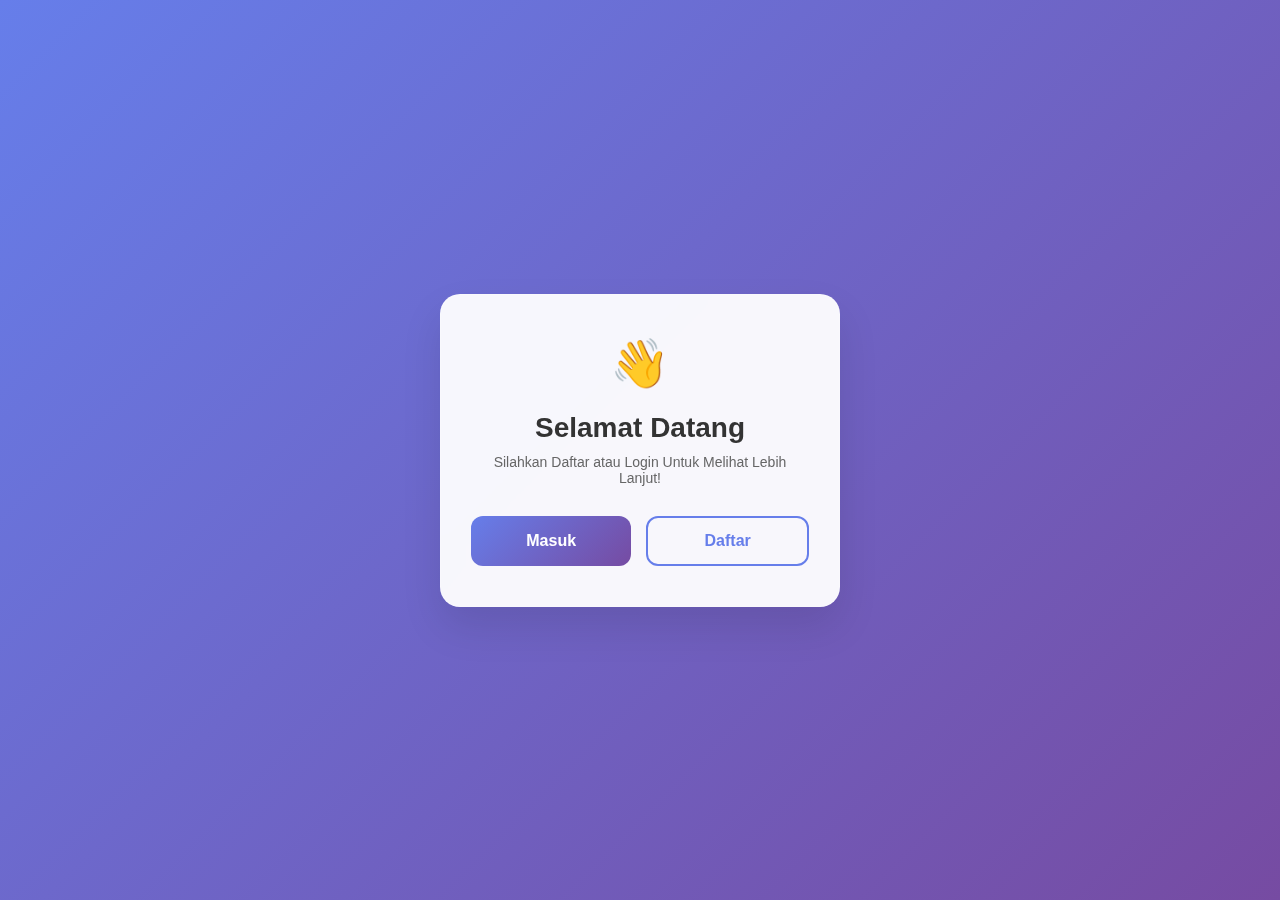
<file: index.html>
<!DOCTYPE html>
<html lang="id">
<head>
    <meta charset="UTF-8">
    <meta name="viewport" content="width=device-width, initial-scale=1.0">
    <title>Login</title>
    <link rel="stylesheet" href="login_style.css"> 
</head>
<body>
    <div class="container">
        <section id="welcome-section" class="section active">
            <div class="card">
                <div class="welcome-icon">👋</div>
                <h2>Selamat Datang</h2>
                <p class="subtitle">Silahkan Daftar atau Login Untuk Melihat Lebih Lanjut!</p>
                <div class="button-group">
                    <button class="button" onclick="showSection('login-section')">Masuk</button>
                    <button class="button secondary" onclick="showSection('register-section')">Daftar</button>
                </div>
            </div>
        </section>

        <section id="login-section" class="section">
            <div class="card">
                <h2>Masuk</h2>
                <p class="subtitle">Masuk ke akun Anda</p>
                <form id="login-form">
                    <div class="form-group">
                        <label for="login-username">Nama Pengguna / Email</label>
                        <input type="text" id="login-username" name="username" required>
                    </div>
                    <div class="form-group">
                        <label for="login-password">Kata Sandi</label>
                        <input type="password" id="login-password" name="password" required>
                    </div>
                    <p id="login-error-message" class="error-message"></p>
                    <button type="submit" class="button">Masuk</button>
                </form>
                <p class="switch-form">Belum punya akun? <a href="#" onclick="showSection('register-section')">Daftar di sini</a></p>
            </div>
        </section>

        <section id="register-section" class="section">
            <div class="card">
                <h2>Daftar</h2>
                <p class="subtitle">Buat akun baru Anda</p>
                <form id="register-form">
                    <div class="form-group">
                        <label for="register-username">Nama Pengguna</label>
                        <input type="text" id="register-username" name="username" required>
                    </div>
                    <div class="form-group">
                        <label for="register-email">Email</label>
                        <input type="email" id="register-email" name="email" required>
                    </div>
                    <div class="form-group">
                        <label for="register-password">Kata Sandi</label>
                        <input type="password" id="register-password" name="password" required>
                    </div>
                    <div class="form-group">
                        <label for="register-confirm-password">Konfirmasi Kata Sandi</label>
                        <input type="password" id="register-confirm-password" name="confirm-password" required>
                    </div>
                    <p id="register-error-message" class="error-message"></p>
                    <button type="submit" class="button">Daftar</button>
                </form>
                <p class="switch-form">Sudah punya akun? <a href="#" onclick="showSection('login-section')">Masuk</a></p>
            </div>
        </section>
    </div>

    <script src="login_script.js"></script>
</body>
</html>
</file>
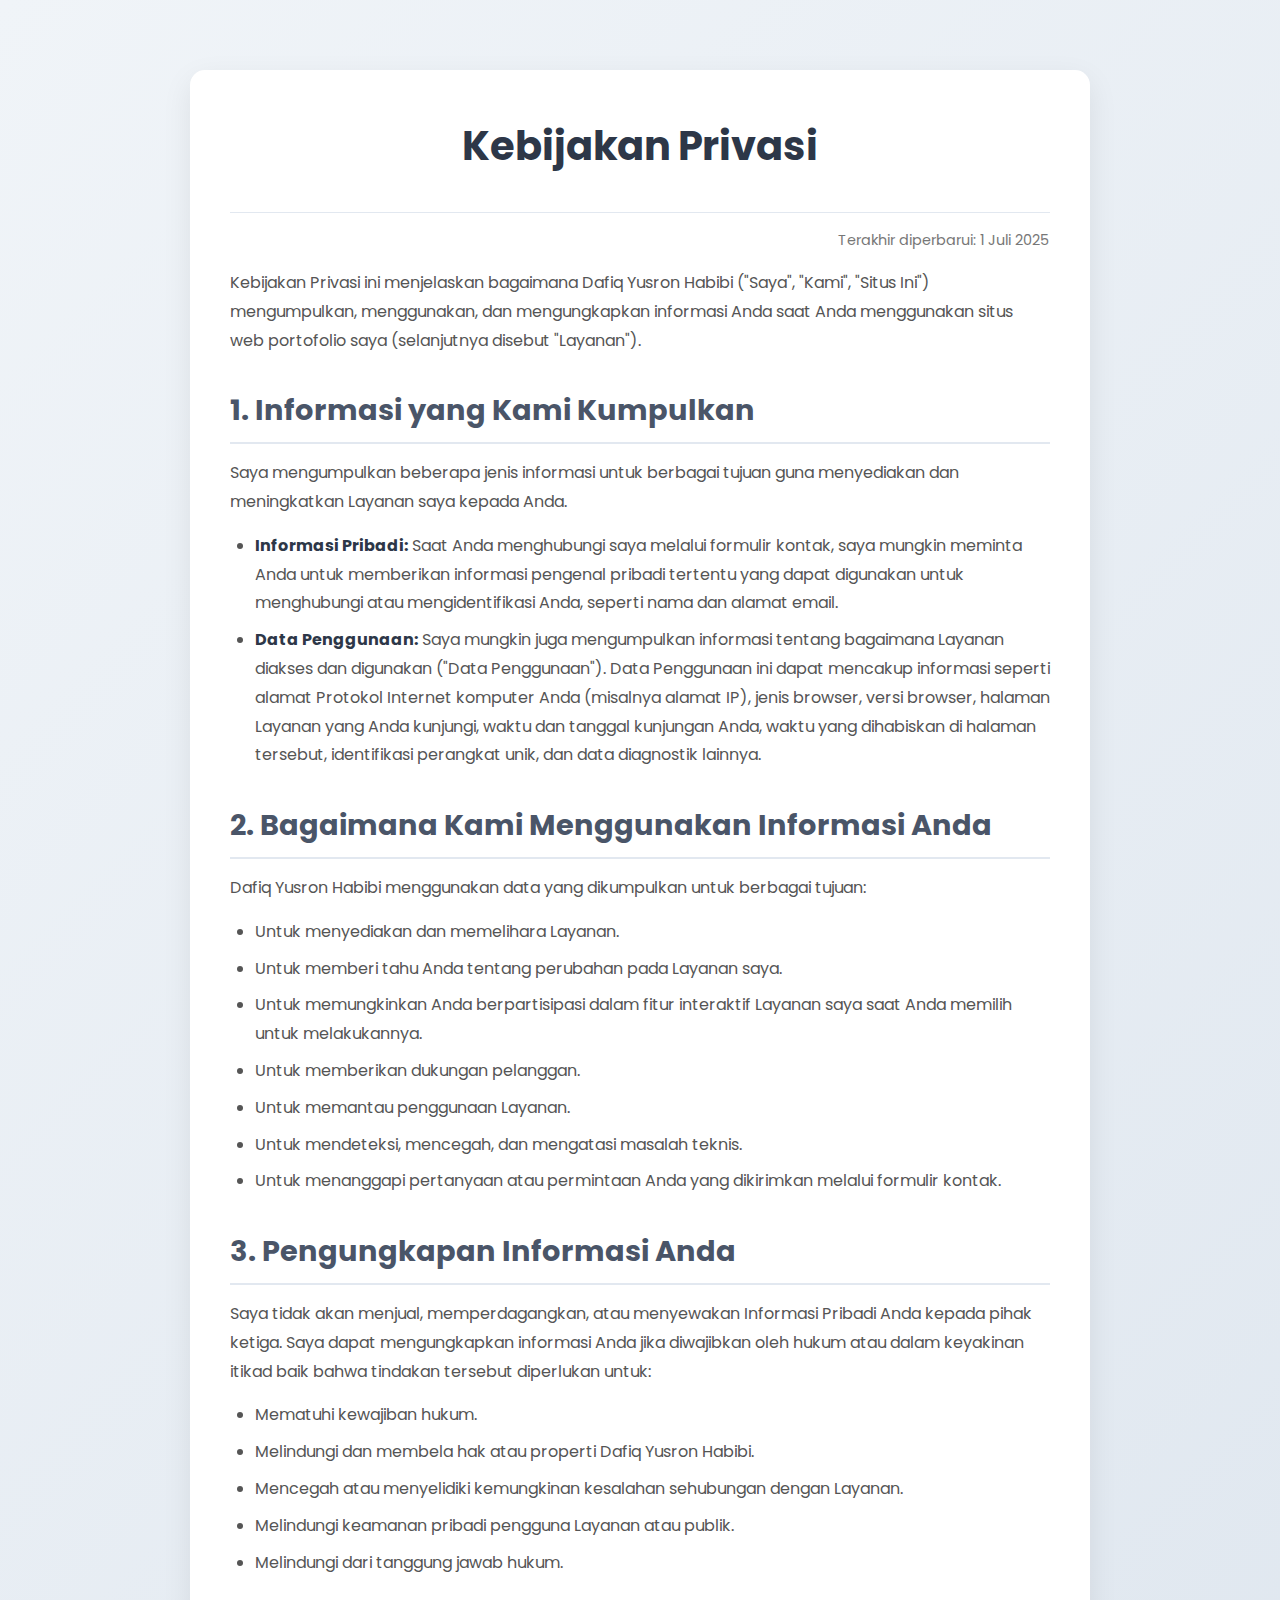
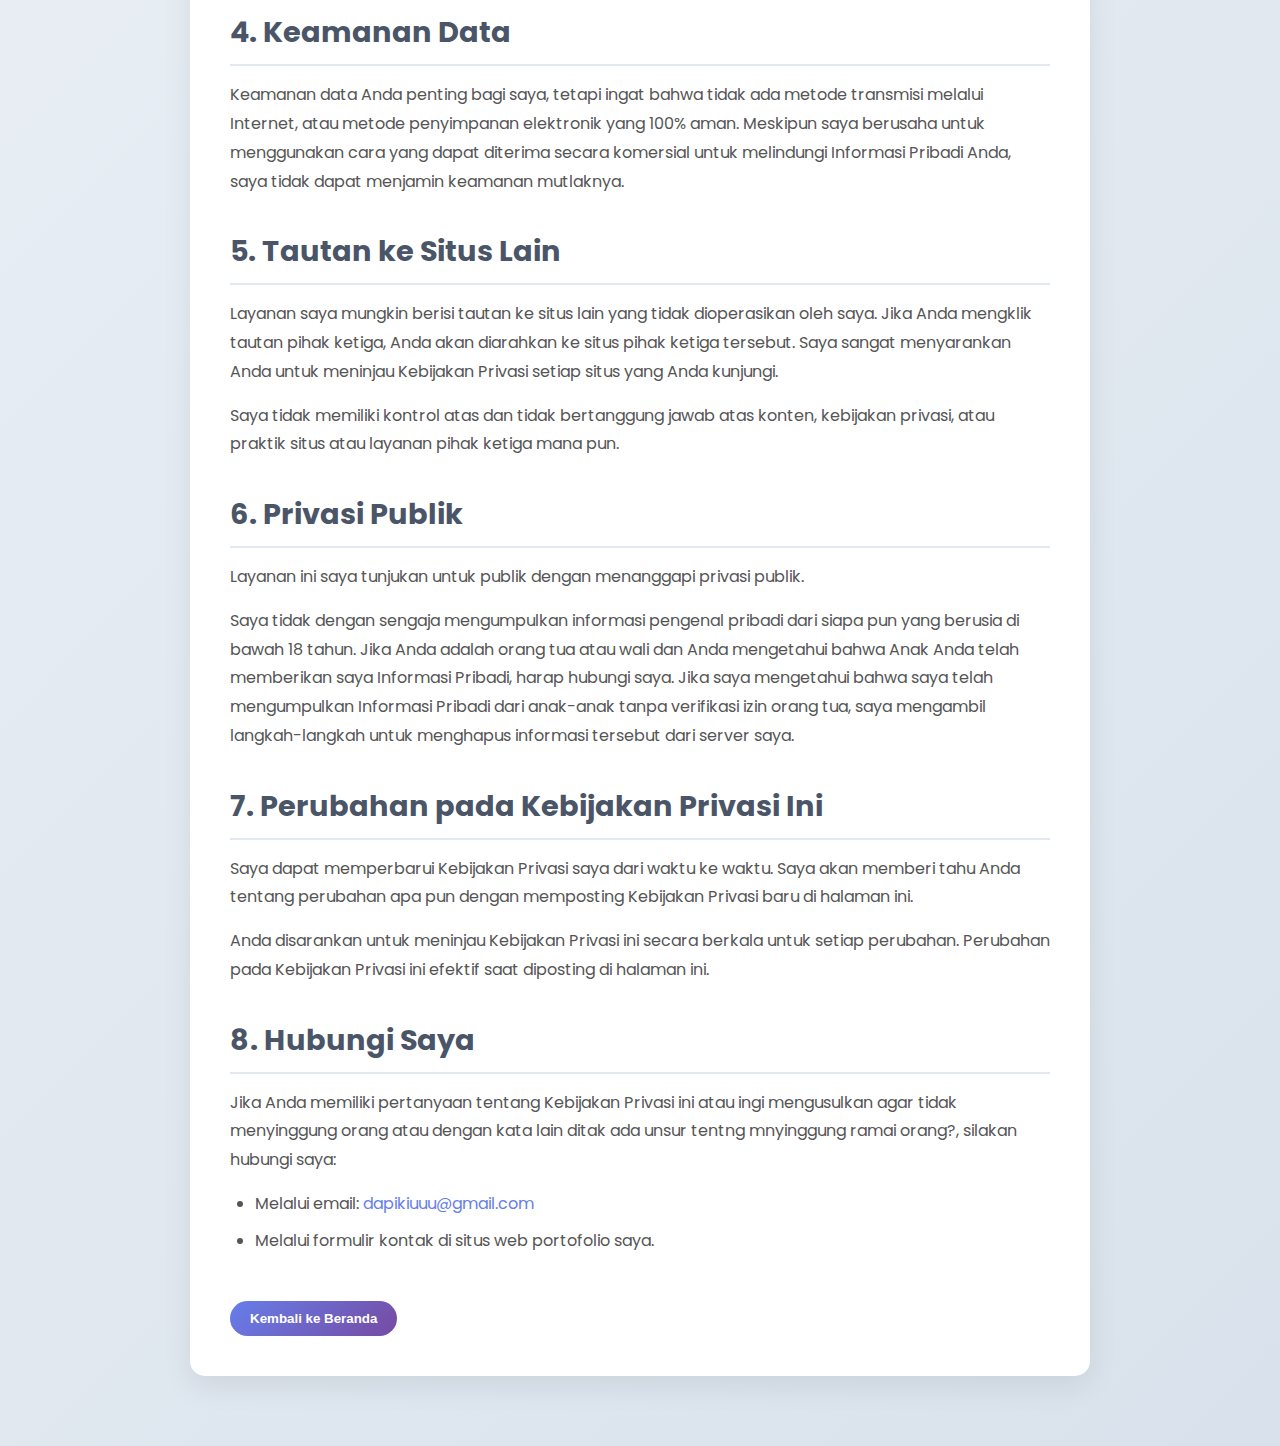
<file: kebijakan.html>
<!DOCTYPE html>
<html lang="id">
<head>
    <meta charset="UTF-8">
    <meta name="viewport" content="width=device-width, initial-scale=1.0">
    <title>Kebijakan Privasi - Portofolio Dafiq Yusron Habibi</title>
    <link href="https://fonts.googleapis.com/css2?family=Poppins:wght@300;400;600;700&display=swap" rel="stylesheet">
    <link rel="stylesheet" href="https://cdnjs.cloudflare.com/ajax/libs/font-awesome/6.0.0-beta3/css/all.min.css">
    <style>
        /* CSS internal digabungkan di sini */
        * {
            margin: 0;
            padding: 0;
            box-sizing: border-box;
        }

        body {
            font-family: 'Poppins', sans-serif;
            line-height: 1.8;
            color: #333;
            background: linear-gradient(135deg, #f0f4f8 0%, #d9e2ec 100%);
            min-height: 100vh;
            display: flex;
            flex-direction: column;
            align-items: center;
            padding: 20px;
        }

        .container {
            max-width: 900px;
            width: 100%;
            background: white;
            border-radius: 15px;
            box-shadow: 0 10px 30px rgba(0, 0, 0, 0.08);
            padding: 40px;
            margin-top: 50px;
            margin-bottom: 50px;
        }

        h1 {
            font-size: 2.5rem;
            color: #2d3748;
            text-align: center;
            margin-bottom: 25px;
            font-weight: 700;
        }

        h2 {
            font-size: 1.8rem;
            color: #4a5568;
            margin-top: 30px;
            margin-bottom: 15px;
            border-bottom: 2px solid #e2e8f0;
            padding-bottom: 5px;
        }

        p {
            margin-bottom: 15px;
            color: #555;
        }

        ul {
            list-style: disc;
            margin-left: 25px;
            margin-bottom: 15px;
        }

        ul li {
            margin-bottom: 8px;
            color: #555;
        }

        strong {
            color: #2d3748;
        }

        a {
            color: #667eea;
            text-decoration: none;
            transition: color 0.3s ease;
        }

        a:hover {
            color: #764ba2;
            text-decoration: underline;
        }

        .back-button {
            display: inline-block;
            margin-top: 30px;
            padding: 10px 20px;
            background: linear-gradient(135deg, #667eea 0%, #764ba2 100%);
            color: white;
            border: none;
            border-radius: 50px;
            text-decoration: none;
            font-weight: 600;
            transition: all 0.3s ease;
            cursor: pointer;
        }

        .back-button:hover {
            transform: translateY(-2px);
            box-shadow: 0 8px 20px rgba(102, 126, 234, 0.3);
            text-decoration: none;
        }

        .update-date {
            text-align: right;
            font-size: 0.9em;
            color: #777;
            margin-top: 30px;
            border-top: 1px solid #e2e8f0;
            padding-top: 15px;
        }

        @media (max-width: 768px) {
            .container {
                padding: 25px;
                margin-top: 20px;
                margin-bottom: 20px;
            }

            h1 {
                font-size: 2rem;
            }

            h2 {
                font-size: 1.5rem;
            }
        }
    </style>
</head>
<body>
    <div class="container">
        <h1>Kebijakan Privasi</h1>
        <p class="update-date">Terakhir diperbarui: 1 Juli 2025</p>

        <p>Kebijakan Privasi ini menjelaskan bagaimana Dafiq Yusron Habibi ("Saya", "Kami", "Situs Ini") mengumpulkan, menggunakan, dan mengungkapkan informasi Anda saat Anda menggunakan situs web portofolio saya (selanjutnya disebut "Layanan").</p>

        <h2>1. Informasi yang Kami Kumpulkan</h2>
        <p>Saya mengumpulkan beberapa jenis informasi untuk berbagai tujuan guna menyediakan dan meningkatkan Layanan saya kepada Anda.</p>
        <ul>
            <li><strong>Informasi Pribadi:</strong> Saat Anda menghubungi saya melalui formulir kontak, saya mungkin meminta Anda untuk memberikan informasi pengenal pribadi tertentu yang dapat digunakan untuk menghubungi atau mengidentifikasi Anda, seperti nama dan alamat email.</li>
            <li><strong>Data Penggunaan:</strong> Saya mungkin juga mengumpulkan informasi tentang bagaimana Layanan diakses dan digunakan ("Data Penggunaan"). Data Penggunaan ini dapat mencakup informasi seperti alamat Protokol Internet komputer Anda (misalnya alamat IP), jenis browser, versi browser, halaman Layanan yang Anda kunjungi, waktu dan tanggal kunjungan Anda, waktu yang dihabiskan di halaman tersebut, identifikasi perangkat unik, dan data diagnostik lainnya.</li>
        </ul>

        <h2>2. Bagaimana Kami Menggunakan Informasi Anda</h2>
        <p>Dafiq Yusron Habibi menggunakan data yang dikumpulkan untuk berbagai tujuan:</p>
        <ul>
            <li>Untuk menyediakan dan memelihara Layanan.</li>
            <li>Untuk memberi tahu Anda tentang perubahan pada Layanan saya.</li>
            <li>Untuk memungkinkan Anda berpartisipasi dalam fitur interaktif Layanan saya saat Anda memilih untuk melakukannya.</li>
            <li>Untuk memberikan dukungan pelanggan.</li>
            <li>Untuk memantau penggunaan Layanan.</li>
            <li>Untuk mendeteksi, mencegah, dan mengatasi masalah teknis.</li>
            <li>Untuk menanggapi pertanyaan atau permintaan Anda yang dikirimkan melalui formulir kontak.</li>
        </ul>

        <h2>3. Pengungkapan Informasi Anda</h2>
        <p>Saya tidak akan menjual, memperdagangkan, atau menyewakan Informasi Pribadi Anda kepada pihak ketiga. Saya dapat mengungkapkan informasi Anda jika diwajibkan oleh hukum atau dalam keyakinan itikad baik bahwa tindakan tersebut diperlukan untuk:</p>
        <ul>
            <li>Mematuhi kewajiban hukum.</li>
            <li>Melindungi dan membela hak atau properti Dafiq Yusron Habibi.</li>
            <li>Mencegah atau menyelidiki kemungkinan kesalahan sehubungan dengan Layanan.</li>
            <li>Melindungi keamanan pribadi pengguna Layanan atau publik.</li>
            <li>Melindungi dari tanggung jawab hukum.</li>
        </ul>

        <h2>4. Keamanan Data</h2>
        <p>Keamanan data Anda penting bagi saya, tetapi ingat bahwa tidak ada metode transmisi melalui Internet, atau metode penyimpanan elektronik yang 100% aman. Meskipun saya berusaha untuk menggunakan cara yang dapat diterima secara komersial untuk melindungi Informasi Pribadi Anda, saya tidak dapat menjamin keamanan mutlaknya.</p>

        <h2>5. Tautan ke Situs Lain</h2>
        <p>Layanan saya mungkin berisi tautan ke situs lain yang tidak dioperasikan oleh saya. Jika Anda mengklik tautan pihak ketiga, Anda akan diarahkan ke situs pihak ketiga tersebut. Saya sangat menyarankan Anda untuk meninjau Kebijakan Privasi setiap situs yang Anda kunjungi.</p>
        <p>Saya tidak memiliki kontrol atas dan tidak bertanggung jawab atas konten, kebijakan privasi, atau praktik situs atau layanan pihak ketiga mana pun.</p>

        <h2>6. Privasi Publik</h2>
        <p>Layanan ini saya tunjukan untuk publik dengan menanggapi privasi publik.</p>
        <p>Saya tidak dengan sengaja mengumpulkan informasi pengenal pribadi dari siapa pun yang berusia di bawah 18 tahun. Jika Anda adalah orang tua atau wali dan Anda mengetahui bahwa Anak Anda telah memberikan saya Informasi Pribadi, harap hubungi saya. Jika saya mengetahui bahwa saya telah mengumpulkan Informasi Pribadi dari anak-anak tanpa verifikasi izin orang tua, saya mengambil langkah-langkah untuk menghapus informasi tersebut dari server saya.</p>

        <h2>7. Perubahan pada Kebijakan Privasi Ini</h2>
        <p>Saya dapat memperbarui Kebijakan Privasi saya dari waktu ke waktu. Saya akan memberi tahu Anda tentang perubahan apa pun dengan memposting Kebijakan Privasi baru di halaman ini.</p>
        <p>Anda disarankan untuk meninjau Kebijakan Privasi ini secara berkala untuk setiap perubahan. Perubahan pada Kebijakan Privasi ini efektif saat diposting di halaman ini.</p>

        <h2>8. Hubungi Saya</h2>
        <p>Jika Anda memiliki pertanyaan tentang Kebijakan Privasi ini atau ingi mengusulkan agar tidak menyinggung orang atau dengan kata lain ditak ada unsur tentng mnyinggung ramai orang?, silakan hubungi saya:</p>
        <ul>
            <li>Melalui email: <a href="mailto:dapikiuuu@gmail.com">dapikiuuu@gmail.com</a></li>
            <li>Melalui formulir kontak di situs web portofolio saya.</li>
        </ul>

        <button class="back-button" onclick="goBack()">Kembali ke Beranda</button>
    </div>

    <script>
        /* JavaScript internal digabungkan di sini */
        function goBack() {
            window.history.back(); // Kembali ke halaman sebelumnya di riwayat browser
            // Atau, jika ingin selalu ke index.html:
            // window.location.href = 'index.html'; 
        }
    </script>
</body>
</html>
</file>
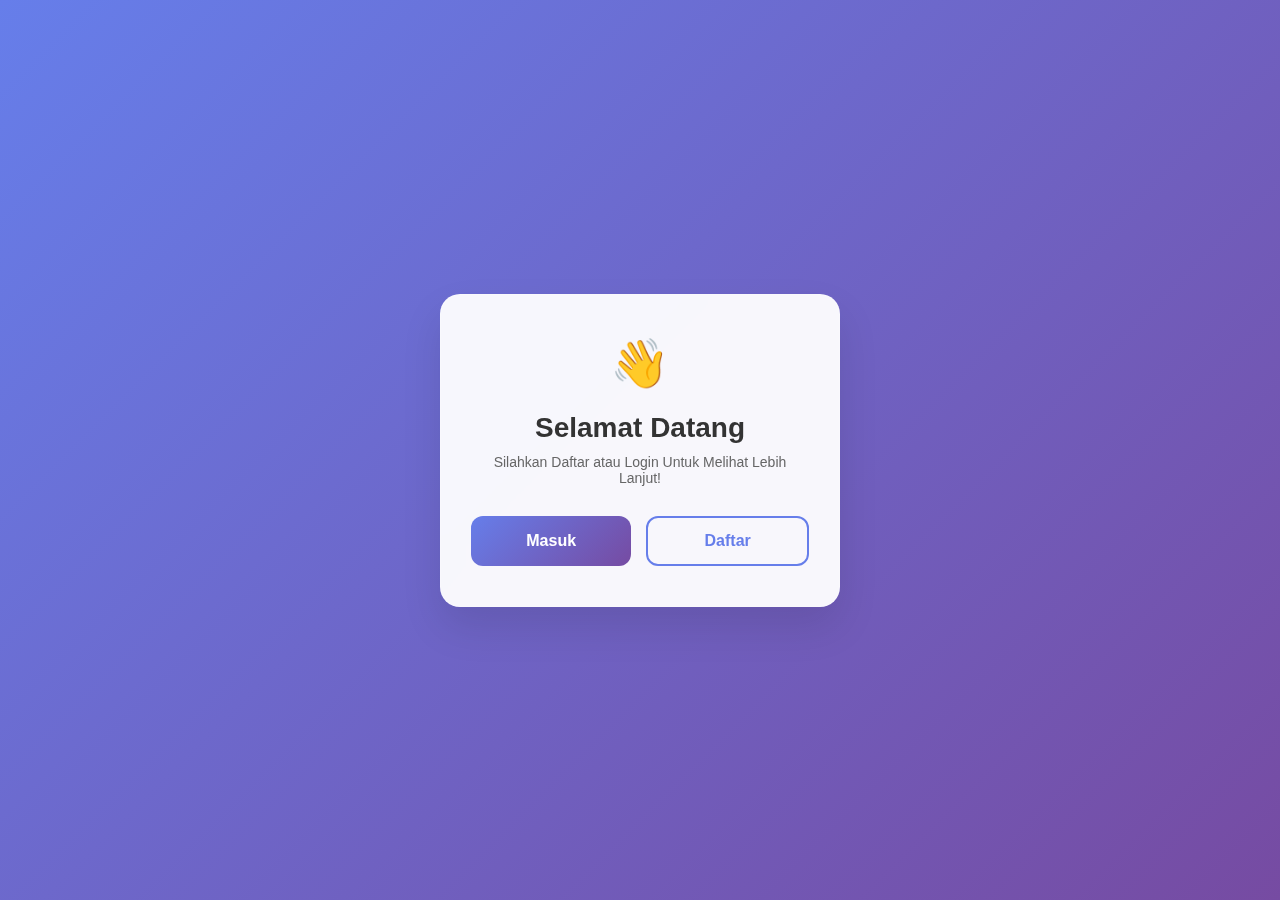
<file: login.html>
<!DOCTYPE html>
<html lang="id">
<head>
    <meta charset="UTF-8">
    <meta name="viewport" content="width=device-width, initial-scale=1.0">
    <title>Login</title>
    <link rel="stylesheet" href="login_style.css"> 
</head>
<body>
    <div class="container">
        <section id="welcome-section" class="section active">
            <div class="card">
                <div class="welcome-icon">👋</div>
                <h2>Selamat Datang</h2>
                <p class="subtitle">Silahkan Daftar atau Login Untuk Melihat Lebih Lanjut!</p>
                <div class="button-group">
                    <button class="button" onclick="showSection('login-section')">Masuk</button>
                    <button class="button secondary" onclick="showSection('register-section')">Daftar</button>
                </div>
            </div>
        </section>

        <section id="login-section" class="section">
            <div class="card">
                <h2>Masuk</h2>
                <p class="subtitle">Masuk ke akun Anda</p>
                <form id="login-form">
                    <div class="form-group">
                        <label for="login-username">Nama Pengguna / Email</label>
                        <input type="text" id="login-username" name="username" required>
                    </div>
                    <div class="form-group">
                        <label for="login-password">Kata Sandi</label>
                        <input type="password" id="login-password" name="password" required>
                    </div>
                    <p id="login-error-message" class="error-message"></p>
                    <button type="submit" class="button">Masuk</button>
                </form>
                <p class="switch-form">Belum punya akun? <a href="#" onclick="showSection('register-section')">Daftar di sini</a></p>
            </div>
        </section>

        <section id="register-section" class="section">
            <div class="card">
                <h2>Daftar</h2>
                <p class="subtitle">Buat akun baru Anda</p>
                <form id="register-form">
                    <div class="form-group">
                        <label for="register-username">Nama Pengguna</label>
                        <input type="text" id="register-username" name="username" required>
                    </div>
                    <div class="form-group">
                        <label for="register-email">Email</label>
                        <input type="email" id="register-email" name="email" required>
                    </div>
                    <div class="form-group">
                        <label for="register-password">Kata Sandi</label>
                        <input type="password" id="register-password" name="password" required>
                    </div>
                    <div class="form-group">
                        <label for="register-confirm-password">Konfirmasi Kata Sandi</label>
                        <input type="password" id="register-confirm-password" name="confirm-password" required>
                    </div>
                    <p id="register-error-message" class="error-message"></p>
                    <button type="submit" class="button">Daftar</button>
                </form>
                <p class="switch-form">Sudah punya akun? <a href="#" onclick="showSection('login-section')">Masuk</a></p>
            </div>
        </section>
    </div>

    <script src="login_script.js"></script>
</body>
</html>
</file>
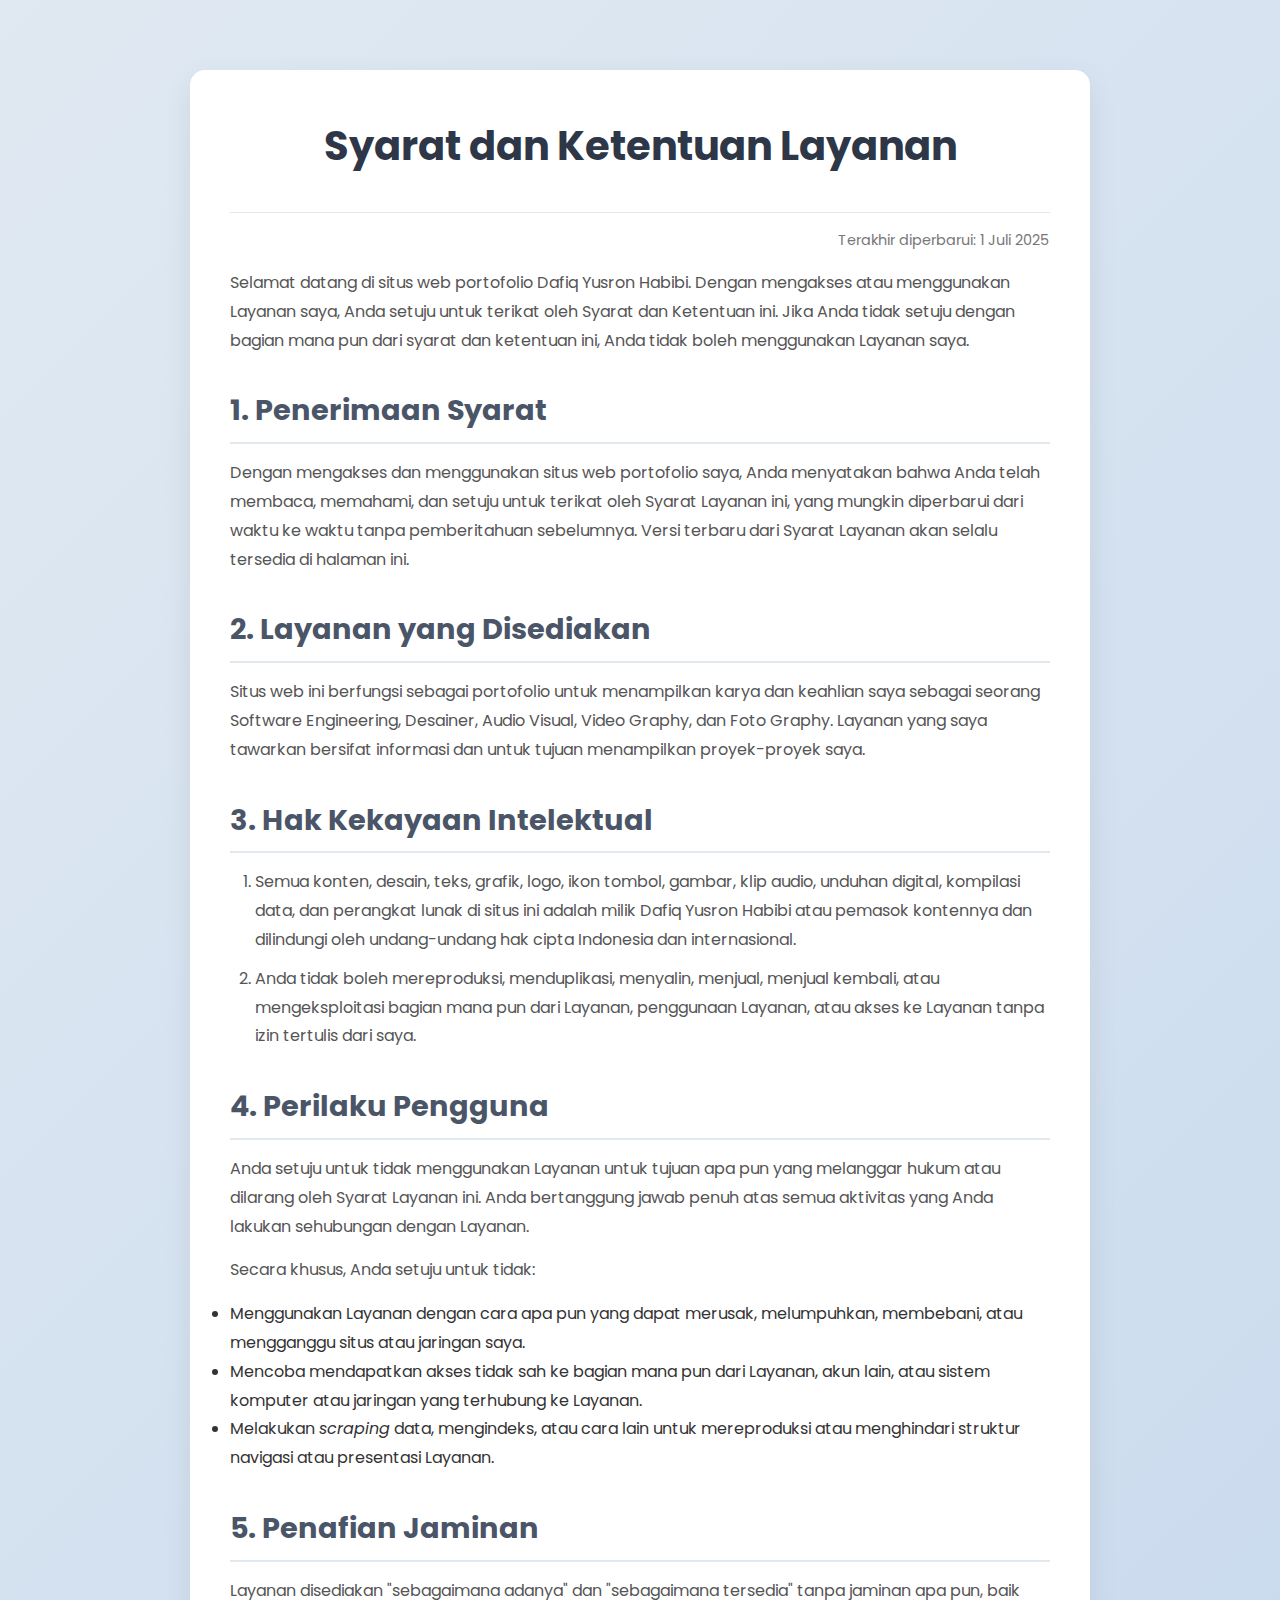
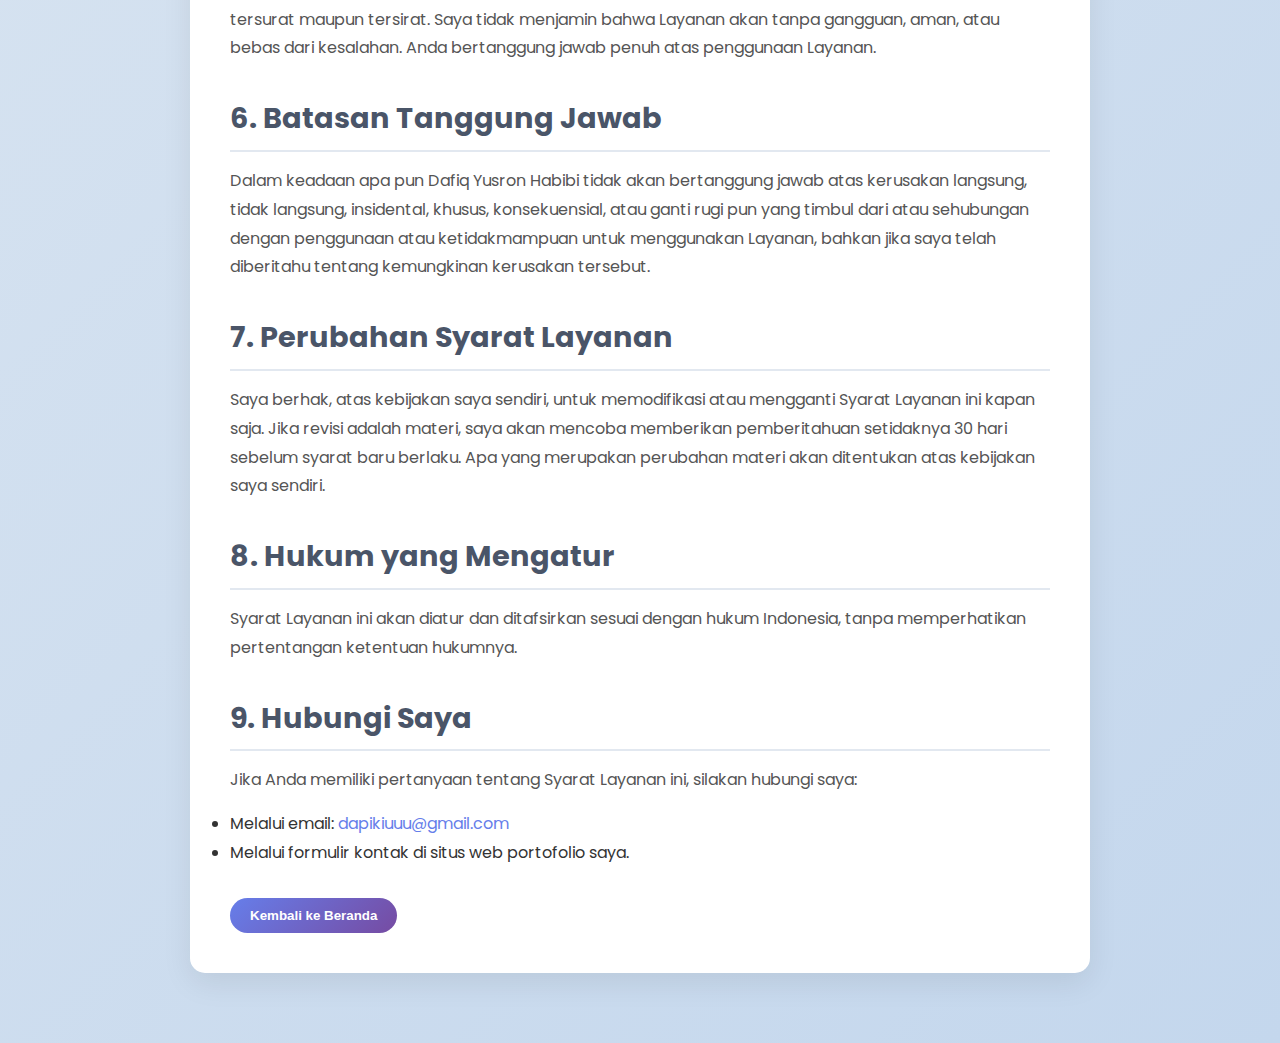
<file: syarat.html>
<!DOCTYPE html>
<html lang="id">
<head>
    <meta charset="UTF-8">
    <meta name="viewport" content="width=device-width, initial-scale=1.0">
    <title>Syarat Layanan - Portofolio Dafiq Yusron Habibi</title>
    <link href="https://fonts.googleapis.com/css2?family=Poppins:wght@300;400;600;700&display=swap" rel="stylesheet">
    <link rel="stylesheet" href="https://cdnjs.cloudflare.com/ajax/libs/font-awesome/6.0.0-beta3/css/all.min.css">
    <style>
        /* CSS internal digabungkan di sini */
        * {
            margin: 0;
            padding: 0;
            box-sizing: border-box;
        }

        body {
            font-family: 'Poppins', sans-serif;
            line-height: 1.8;
            color: #333;
            background: linear-gradient(135deg, #e0e9f2 0%, #c4d7ed 100%);
            min-height: 100vh;
            display: flex;
            flex-direction: column;
            align-items: center;
            padding: 20px;
        }

        .container {
            max-width: 900px;
            width: 100%;
            background: white;
            border-radius: 15px;
            box-shadow: 0 10px 30px rgba(0, 0, 0, 0.08);
            padding: 40px;
            margin-top: 50px;
            margin-bottom: 50px;
        }

        h1 {
            font-size: 2.5rem;
            color: #2d3748;
            text-align: center;
            margin-bottom: 25px;
            font-weight: 700;
        }

        h2 {
            font-size: 1.8rem;
            color: #4a5568;
            margin-top: 30px;
            margin-bottom: 15px;
            border-bottom: 2px solid #e2e8f0;
            padding-bottom: 5px;
        }

        p {
            margin-bottom: 15px;
            color: #555;
        }

        ol {
            list-style: decimal;
            margin-left: 25px;
            margin-bottom: 15px;
        }

        ol li {
            margin-bottom: 10px;
            color: #555;
        }

        strong {
            color: #2d3748;
        }

        a {
            color: #667eea;
            text-decoration: none;
            transition: color 0.3s ease;
        }

        a:hover {
            color: #764ba2;
            text-decoration: underline;
        }

        .back-button {
            display: inline-block;
            margin-top: 30px;
            padding: 10px 20px;
            background: linear-gradient(135deg, #667eea 0%, #764ba2 100%);
            color: white;
            border: none;
            border-radius: 50px;
            text-decoration: none;
            font-weight: 600;
            transition: all 0.3s ease;
            cursor: pointer;
        }

        .back-button:hover {
            transform: translateY(-2px);
            box-shadow: 0 8px 20px rgba(102, 126, 234, 0.3);
            text-decoration: none;
        }

        .update-date {
            text-align: right;
            font-size: 0.9em;
            color: #777;
            margin-top: 30px;
            border-top: 1px solid #e2e8f0;
            padding-top: 15px;
        }

        @media (max-width: 768px) {
            .container {
                padding: 25px;
                margin-top: 20px;
                margin-bottom: 20px;
            }

            h1 {
                font-size: 2rem;
            }

            h2 {
                font-size: 1.5rem;
            }
        }
    </style>
</head>
<body>
    <div class="container">
        <h1>Syarat dan Ketentuan Layanan</h1>
        <p class="update-date">Terakhir diperbarui: 1 Juli 2025</p>

        <p>Selamat datang di situs web portofolio Dafiq Yusron Habibi. Dengan mengakses atau menggunakan Layanan saya, Anda setuju untuk terikat oleh Syarat dan Ketentuan ini. Jika Anda tidak setuju dengan bagian mana pun dari syarat dan ketentuan ini, Anda tidak boleh menggunakan Layanan saya.</p>

        <h2>1. Penerimaan Syarat</h2>
        <p>Dengan mengakses dan menggunakan situs web portofolio saya, Anda menyatakan bahwa Anda telah membaca, memahami, dan setuju untuk terikat oleh Syarat Layanan ini, yang mungkin diperbarui dari waktu ke waktu tanpa pemberitahuan sebelumnya. Versi terbaru dari Syarat Layanan akan selalu tersedia di halaman ini.</p>

        <h2>2. Layanan yang Disediakan</h2>
        <p>Situs web ini berfungsi sebagai portofolio untuk menampilkan karya dan keahlian saya sebagai seorang Software Engineering, Desainer, Audio Visual, Video Graphy, dan Foto Graphy. Layanan yang saya tawarkan bersifat informasi dan untuk tujuan menampilkan proyek-proyek saya.</p>

        <h2>3. Hak Kekayaan Intelektual</h2>
        <ol>
            <li>Semua konten, desain, teks, grafik, logo, ikon tombol, gambar, klip audio, unduhan digital, kompilasi data, dan perangkat lunak di situs ini adalah milik Dafiq Yusron Habibi atau pemasok kontennya dan dilindungi oleh undang-undang hak cipta Indonesia dan internasional.</li>
            <li>Anda tidak boleh mereproduksi, menduplikasi, menyalin, menjual, menjual kembali, atau mengeksploitasi bagian mana pun dari Layanan, penggunaan Layanan, atau akses ke Layanan tanpa izin tertulis dari saya.</li>
        </ol>

        <h2>4. Perilaku Pengguna</h2>
        <p>Anda setuju untuk tidak menggunakan Layanan untuk tujuan apa pun yang melanggar hukum atau dilarang oleh Syarat Layanan ini. Anda bertanggung jawab penuh atas semua aktivitas yang Anda lakukan sehubungan dengan Layanan.</p>
        <p>Secara khusus, Anda setuju untuk tidak:</p>
        <ul>
            <li>Menggunakan Layanan dengan cara apa pun yang dapat merusak, melumpuhkan, membebani, atau mengganggu situs atau jaringan saya.</li>
            <li>Mencoba mendapatkan akses tidak sah ke bagian mana pun dari Layanan, akun lain, atau sistem komputer atau jaringan yang terhubung ke Layanan.</li>
            <li>Melakukan <i>scraping</i> data, mengindeks, atau cara lain untuk mereproduksi atau menghindari struktur navigasi atau presentasi Layanan.</li>
        </ul>

        <h2>5. Penafian Jaminan</h2>
        <p>Layanan disediakan "sebagaimana adanya" dan "sebagaimana tersedia" tanpa jaminan apa pun, baik tersurat maupun tersirat. Saya tidak menjamin bahwa Layanan akan tanpa gangguan, aman, atau bebas dari kesalahan. Anda bertanggung jawab penuh atas penggunaan Layanan.</p>

        <h2>6. Batasan Tanggung Jawab</h2>
        <p>Dalam keadaan apa pun Dafiq Yusron Habibi tidak akan bertanggung jawab atas kerusakan langsung, tidak langsung, insidental, khusus, konsekuensial, atau ganti rugi pun yang timbul dari atau sehubungan dengan penggunaan atau ketidakmampuan untuk menggunakan Layanan, bahkan jika saya telah diberitahu tentang kemungkinan kerusakan tersebut.</p>

        <h2>7. Perubahan Syarat Layanan</h2>
        <p>Saya berhak, atas kebijakan saya sendiri, untuk memodifikasi atau mengganti Syarat Layanan ini kapan saja. Jika revisi adalah materi, saya akan mencoba memberikan pemberitahuan setidaknya 30 hari sebelum syarat baru berlaku. Apa yang merupakan perubahan materi akan ditentukan atas kebijakan saya sendiri.</p>

        <h2>8. Hukum yang Mengatur</h2>
        <p>Syarat Layanan ini akan diatur dan ditafsirkan sesuai dengan hukum Indonesia, tanpa memperhatikan pertentangan ketentuan hukumnya.</p>

        <h2>9. Hubungi Saya</h2>
        <p>Jika Anda memiliki pertanyaan tentang Syarat Layanan ini, silakan hubungi saya:</p>
        <ul>
            <li>Melalui email: <a href="mailto:dapikiuuu@gmail.com">dapikiuuu@gmail.com</a></li>
            <li>Melalui formulir kontak di situs web portofolio saya.</li>
        </ul>

        <button class="back-button" onclick="goBack()">Kembali ke Beranda</button>
    </div>

    <script>
        /* JavaScript internal digabungkan di sini */
        function goBack() {
            window.history.back(); // Kembali ke halaman sebelumnya di riwayat browser
            // Atau, jika ingin selalu ke index.html:
            // window.location.href = 'index.html'; 
        }
    </script>
</body>
</html>
</file>
<file: login_style.css>
* {
    margin: 0;
    padding: 0;
    box-sizing: border-box;
}

body {
    font-family: 'Inter', -apple-system, BlinkMacSystemFont, 'Segoe UI', Roboto, sans-serif;
    background: linear-gradient(135deg, #667eea 0%, #764ba2 100%);
    min-height: 100vh;
    display: flex;
    align-items: center;
    justify-content: center;
    padding: 20px;
}

.container {
    width: 100%;
    max-width: 400px;
}

.card {
    background: rgba(255, 255, 255, 0.95);
    backdrop-filter: blur(10px);
    border-radius: 20px;
    padding: 40px 30px;
    box-shadow: 0 20px 40px rgba(0, 0, 0, 0.1);
    border: 1px solid rgba(255, 255, 255, 0.2);
    transition: all 0.3s ease;
}

.card:hover {
    transform: translateY(-5px);
    box-shadow: 0 25px 50px rgba(0, 0, 0, 0.15);
}

.section {
    display: none;
}

.section.active {
    display: block;
    animation: fadeIn 0.5s ease;
}

@keyframes fadeIn {
    from { opacity: 0; transform: translateY(20px); }
    to { opacity: 1; transform: translateY(0); }
}

h2 {
    color: #333;
    font-size: 28px;
    font-weight: 700;
    text-align: center;
    margin-bottom: 10px;
}

.subtitle {
    color: #666;
    text-align: center;
    margin-bottom: 30px;
    font-size: 14px;
}

.form-group {
    margin-bottom: 20px;
}

label {
    display: block;
    color: #555;
    font-size: 14px;
    font-weight: 500;
    margin-bottom: 8px;
}

input {
    width: 100%;
    padding: 12px 16px;
    border: 2px solid #e1e5e9;
    border-radius: 12px;
    font-size: 16px;
    transition: all 0.3s ease;
    background: #fafbfc;
}

input:focus {
    outline: none;
    border-color: #667eea;
    background: white;
    box-shadow: 0 0 0 3px rgba(102, 126, 234, 0.1);
}

.button {
    width: 100%;
    padding: 14px;
    background: linear-gradient(135deg, #667eea 0%, #764ba2 100%);
    color: white;
    border: none;
    border-radius: 12px;
    font-size: 16px;
    font-weight: 600;
    cursor: pointer;
    transition: all 0.3s ease;
    margin-bottom: 15px;
}

.button:hover {
    transform: translateY(-2px);
    box-shadow: 0 10px 25px rgba(102, 126, 234, 0.3);
}

.button.secondary {
    background: transparent;
    color: #667eea;
    border: 2px solid #667eea;
}

.button.secondary:hover {
    background: #667eea;
    color: white;
}

.button-group {
    display: flex;
    gap: 15px;
    margin-top: 20px;
}

.button-group .button {
    margin-bottom: 0;
}

.switch-form {
    text-align: center;
    color: #666;
    font-size: 14px;
    margin-top: 20px;
}

.switch-form a {
    color: #667eea;
    text-decoration: none;
    font-weight: 600;
    transition: color 0.3s ease;
}

.switch-form a:hover {
    color: #764ba2;
}

.error-message {
    color: #e74c3c;
    font-size: 14px;
    margin-bottom: 15px;
    padding: 10px;
    background: rgba(231, 76, 60, 0.1);
    border-radius: 8px;
    border-left: 4px solid #e74c3c;
    display: none;
}

.error-message.show {
    display: block;
}

.welcome-icon {
    text-align: center;
    margin-bottom: 20px;
    font-size: 48px;
}

@media (max-width: 480px) {
    .card {
        padding: 30px 20px;
    }

    .button-group {
        flex-direction: column;
        gap: 10px;
    }
}
</file>
